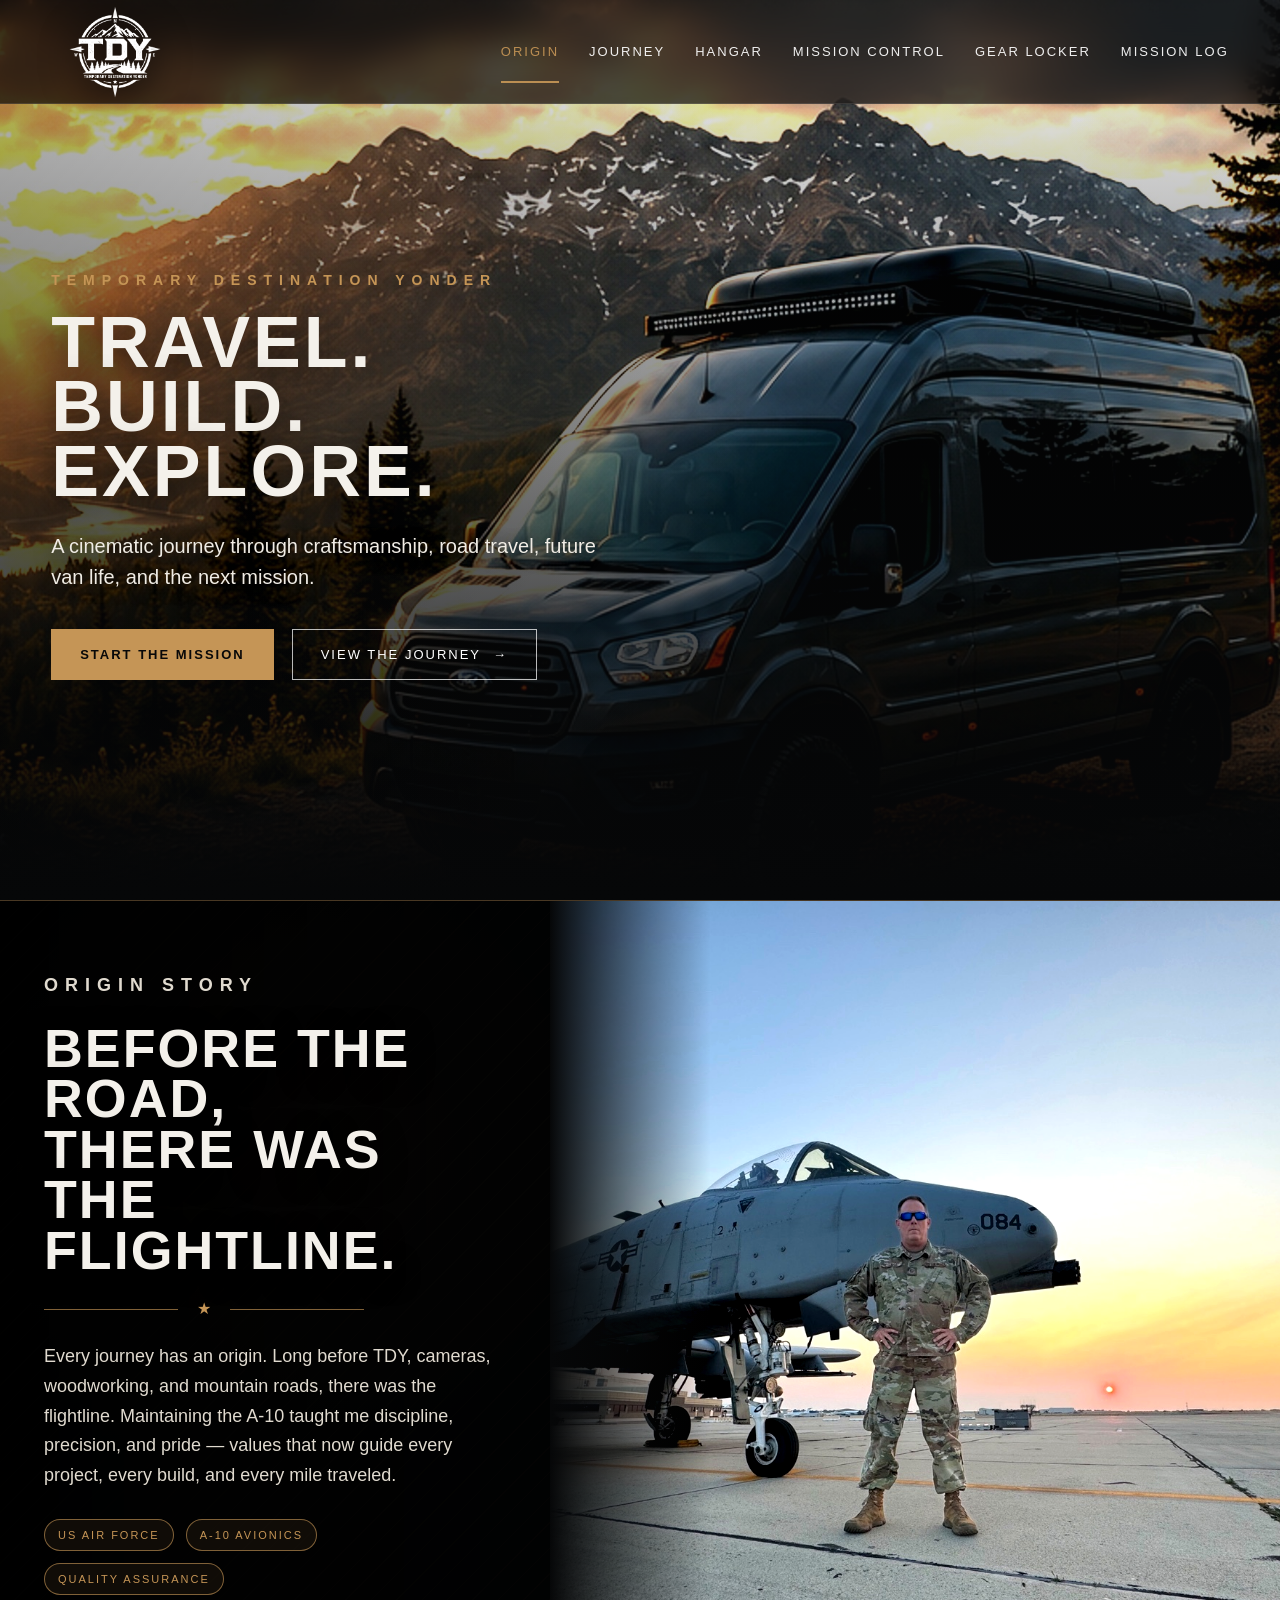
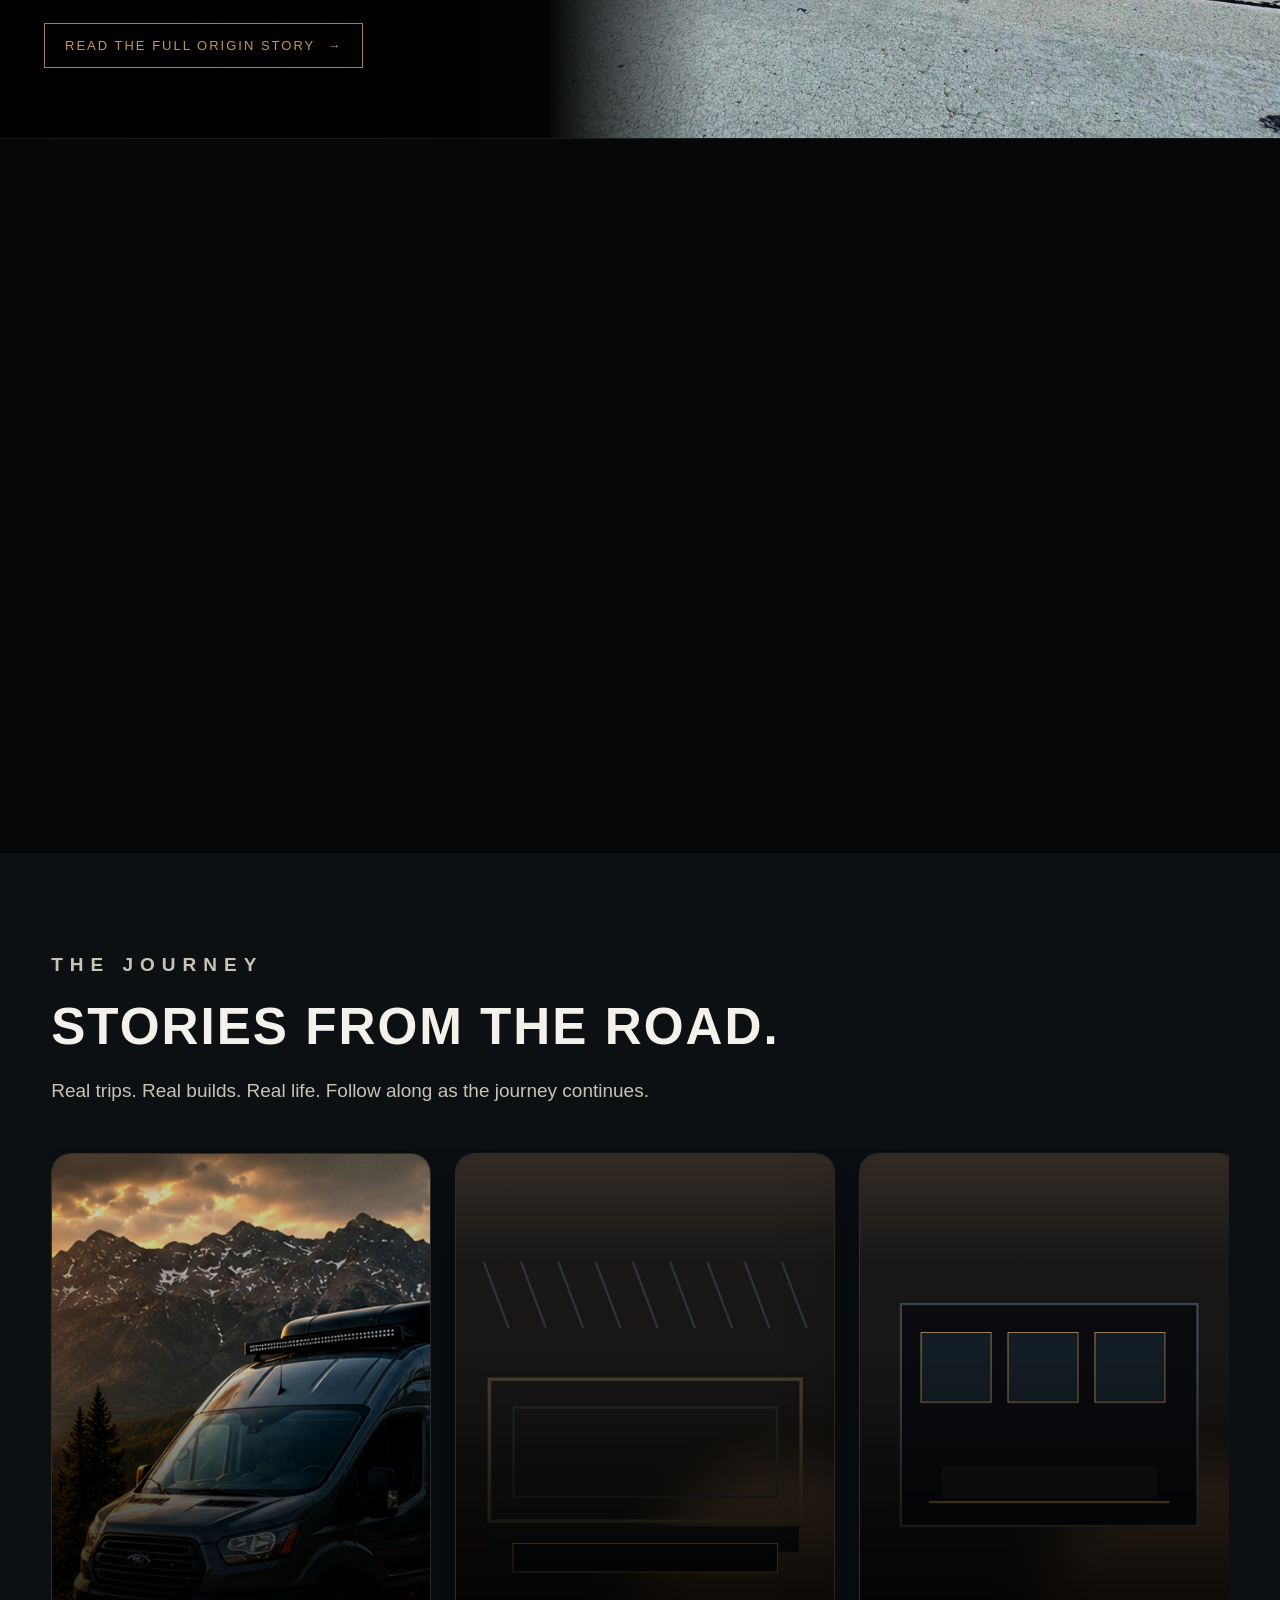
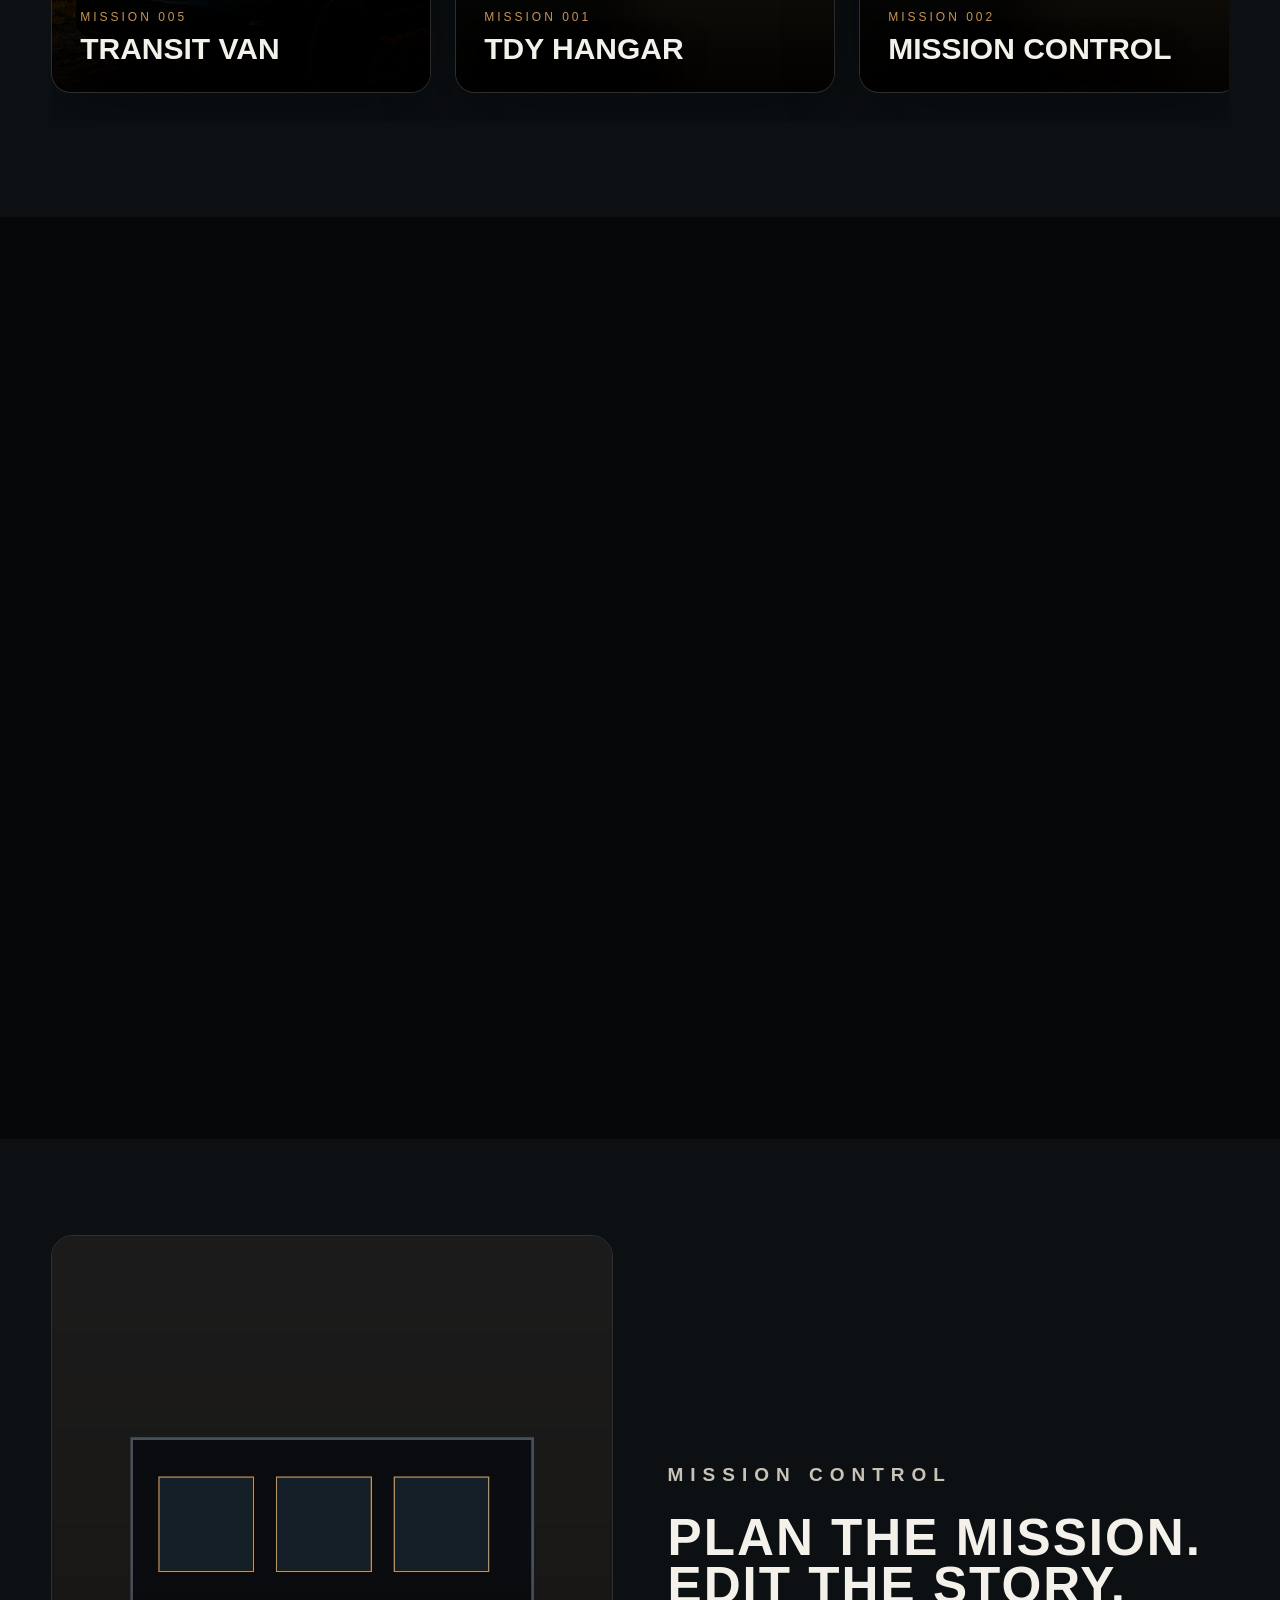
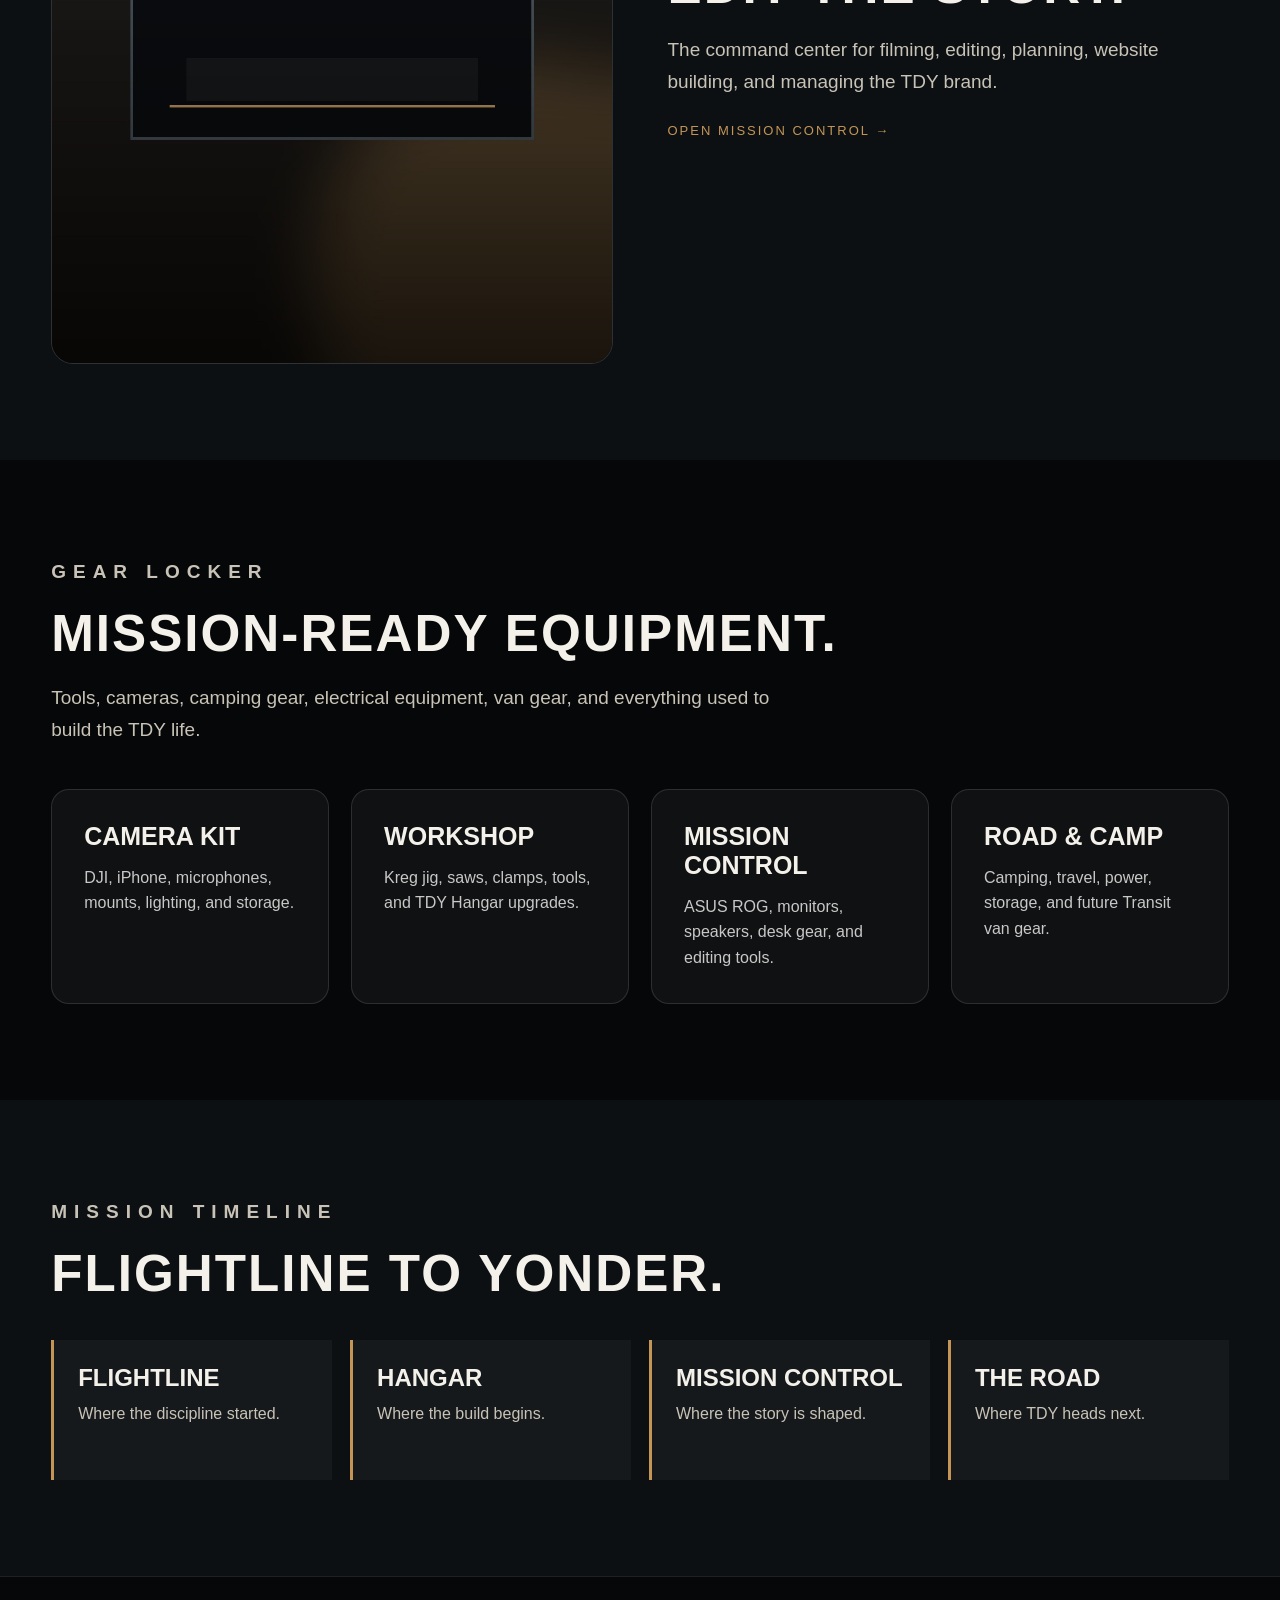
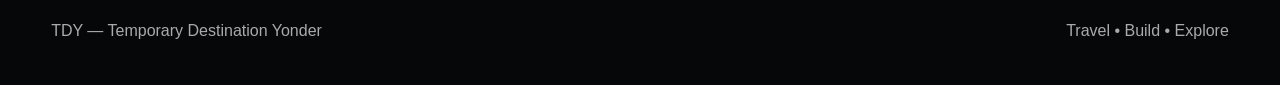
<file: index.html>
<!DOCTYPE html>
<html lang="en">
<head>
  <meta charset="UTF-8" />
  <meta name="viewport" content="width=device-width, initial-scale=1.0" />
  <title>TDY | Temporary Destination Yonder</title>
  <link rel="stylesheet" href="css/style.css" />
</head>

<body>
  <header class="site-header">
    <a class="logo-wrap" href="#top" aria-label="TDY Home">
      <img src="images/tdy-logo.png" alt="TDY Temporary Destination Yonder logo" />
    </a>

    <nav>
      <a href="#origin" class="active">Origin</a>
      <a href="#journey">Journey</a>
      <a href="#hangar">Hangar</a>
      <a href="#control">Mission Control</a>
      <a href="#locker">Gear Locker</a>
      <a href="#timeline">Mission Log</a>
    </nav>
  </header>

  <main id="top">
    <section class="hero">
      <div class="hero-content reveal">
        <p class="eyebrow">Temporary Destination Yonder</p>
        <h1>Travel.<br />Build.<br />Explore.</h1>
        <p class="hero-text">
          A cinematic journey through craftsmanship, road travel, future van life,
          and the next mission.
        </p>
        <div class="hero-buttons">
          <a href="#origin" class="btn primary">Start the Mission</a>
          <a href="#journey" class="btn">View the Journey <span>→</span></a>
        </div>
      </div>
    </section>

    <section id="origin" class="origin">
      <div class="origin-content reveal">
        <p class="eyebrow">Origin Story</p>
        <h2>Before the road,<br />there was the flightline.</h2>
        <div class="section-star">★</div>
        <p>
          Every journey has an origin. Long before TDY, cameras, woodworking,
          and mountain roads, there was the flightline. Maintaining the A-10
          taught me discipline, precision, and pride — values that now guide
          every project, every build, and every mile traveled.
        </p>
        <div class="origin-stats">
          <span>US Air Force</span>
          <span>A-10 Avionics</span>
          <span>Quality Assurance</span>
        </div>
        <a href="about.html" class="btn outline small">Read the Full Origin Story <span>→</span></a>
      </div>

      <div class="origin-photo reveal">
        <img src="images/a10-origin.jpg" alt="Chris standing beside an A-10 on the flightline" />
      </div>
    </section>

    <section class="mission">
      <div class="section-heading reveal">
        <p class="eyebrow">The Mission</p>
        <h2>Built on purpose. Driven by freedom.</h2>
        <p>
          TDY brings together the garage, the road, the camera, the tools,
          the story, and the next chapter of life.
        </p>
      </div>

      <div class="mission-grid">
        <article class="card reveal">
          <span class="mission-number">Mission 001</span>
          <h3>TDY Hangar</h3>
          <p>Build the workshop foundation: workbench, tools, filming space, and project storage.</p>
        </article>
        <article class="card reveal">
          <span class="mission-number">Mission 002</span>
          <h3>Mission Control</h3>
          <p>Create the command center for editing, planning, storytelling, and production.</p>
        </article>
        <article class="card reveal">
          <span class="mission-number">Mission 003</span>
          <h3>Gear Locker</h3>
          <p>Document the tools, camera gear, camping gear, and equipment used on every mission.</p>
        </article>
        <article class="card reveal">
          <span class="mission-number">Mission 004</span>
          <h3>The Road</h3>
          <p>Prepare for the future Transit van, road trips, campsites, and national parks.</p>
        </article>
      </div>
    </section>

    <section id="journey" class="journey">
      <div class="section-heading reveal">
        <p class="eyebrow">The Journey</p>
        <h2>Stories from the road.</h2>
        <p>Real trips. Real builds. Real life. Follow along as the journey continues.</p>
      </div>

      <div class="scroll-gallery">
        <article class="gallery-card reveal">
          <img src="images/card-van.jpg" alt="Transit van in the mountains" />
          <div class="gallery-label"><span>Mission 005</span><h3>Transit Van</h3></div>
        </article>

        <article class="gallery-card reveal">
          <img src="images/card-hangar.jpg" alt="TDY Hangar" />
          <div class="gallery-label"><span>Mission 001</span><h3>TDY Hangar</h3></div>
        </article>

        <article class="gallery-card reveal">
          <img src="images/card-control.jpg" alt="Mission Control" />
          <div class="gallery-label"><span>Mission 002</span><h3>Mission Control</h3></div>
        </article>

        <article class="gallery-card reveal">
          <img src="images/card-camp.jpg" alt="Road and Camp" />
          <div class="gallery-label"><span>Mission 004</span><h3>Road & Camp</h3></div>
        </article>

        <article class="gallery-card reveal">
          <img src="images/card-gear.jpg" alt="Gear Locker" />
          <div class="gallery-label"><span>Mission 003</span><h3>Gear Locker</h3></div>
        </article>
      </div>
    </section>

    <section id="hangar" class="split">
      <div class="split-text reveal">
        <p class="eyebrow">TDY Hangar</p>
        <h2>Where the work gets done.</h2>
        <p>
          The garage becomes the launch bay — the place where projects, tools,
          mistakes, fixes, and future missions are built.
        </p>
        <a class="text-link" href="hangar.html">Enter the Hangar →</a>
      </div>
      <img class="reveal" src="images/card-hangar.jpg" alt="TDY Hangar" />
    </section>

    <section id="control" class="split dark">
      <img class="reveal" src="images/card-control.jpg" alt="TDY Mission Control" />
      <div class="split-text reveal">
        <p class="eyebrow">Mission Control</p>
        <h2>Plan the mission. Edit the story.</h2>
        <p>
          The command center for filming, editing, planning, website building,
          and managing the TDY brand.
        </p>
        <a class="text-link" href="mission-control.html">Open Mission Control →</a>
      </div>
    </section>

    <section id="locker" class="gear-locker">
      <div class="section-heading reveal">
        <p class="eyebrow">Gear Locker</p>
        <h2>Mission-ready equipment.</h2>
        <p>
          Tools, cameras, camping gear, electrical equipment, van gear, and
          everything used to build the TDY life.
        </p>
      </div>

      <div class="locker-grid">
        <article class="locker-card reveal"><h3>Camera Kit</h3><p>DJI, iPhone, microphones, mounts, lighting, and storage.</p></article>
        <article class="locker-card reveal"><h3>Workshop</h3><p>Kreg jig, saws, clamps, tools, and TDY Hangar upgrades.</p></article>
        <article class="locker-card reveal"><h3>Mission Control</h3><p>ASUS ROG, monitors, speakers, desk gear, and editing tools.</p></article>
        <article class="locker-card reveal"><h3>Road & Camp</h3><p>Camping, travel, power, storage, and future Transit van gear.</p></article>
      </div>
    </section>

    <section id="timeline" class="timeline">
      <div class="section-heading reveal">
        <p class="eyebrow">Mission Timeline</p>
        <h2>Flightline to yonder.</h2>
      </div>

      <div class="timeline-row">
        <article class="timeline-item reveal"><strong>Flightline</strong><span>Where the discipline started.</span></article>
        <article class="timeline-item reveal"><strong>Hangar</strong><span>Where the build begins.</span></article>
        <article class="timeline-item reveal"><strong>Mission Control</strong><span>Where the story is shaped.</span></article>
        <article class="timeline-item reveal"><strong>The Road</strong><span>Where TDY heads next.</span></article>
      </div>
    </section>
  </main>

  <footer>
    <div>TDY — Temporary Destination Yonder</div>
    <div>Travel • Build • Explore</div>
  </footer>

  <script src="js/script.js"></script>
</body>
</html>
</file>
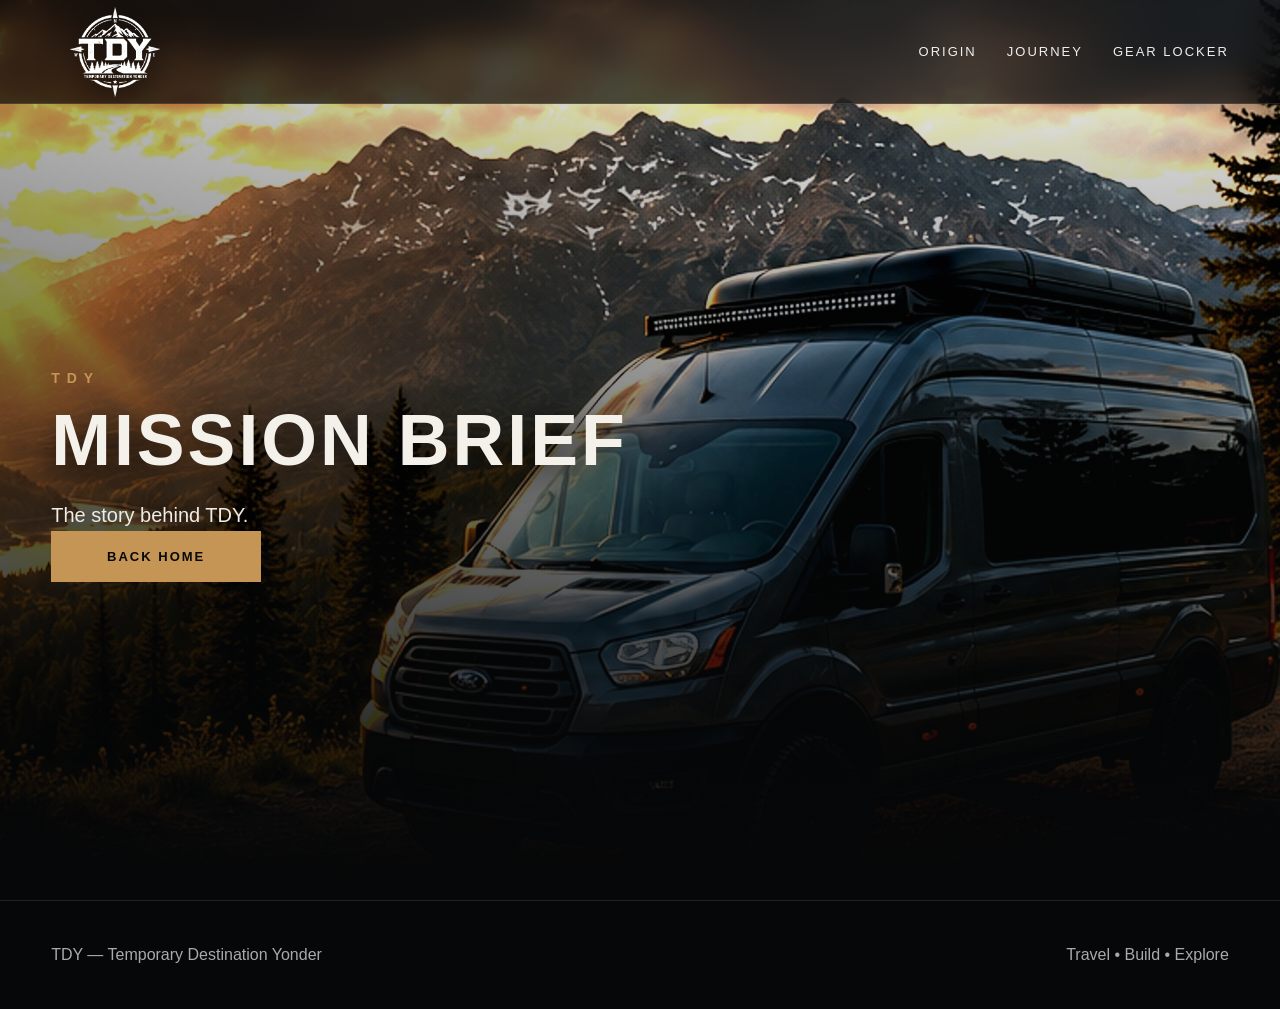
<file: about.html>
<!DOCTYPE html>
<html lang="en">
<head>
  <meta charset="UTF-8" />
  <meta name="viewport" content="width=device-width, initial-scale=1.0" />
  <title>Mission Brief | TDY</title>
  <link rel="stylesheet" href="css/style.css" />
</head>
<body>
  <header class="site-header">
    <a class="logo-wrap" href="index.html" aria-label="TDY Home">
      <img src="images/tdy-logo.png" alt="TDY logo" />
    </a>
    <nav>
      <a href="index.html#origin">Origin</a>
      <a href="index.html#journey">Journey</a>
      <a href="index.html#locker">Gear Locker</a>
    </nav>
  </header>
  <main>
    <section class="hero">
      <div class="hero-content">
        <p class="eyebrow">TDY</p>
        <h1>Mission Brief</h1>
        <p class="hero-text">The story behind TDY.</p>
        <a class="btn primary" href="index.html">Back Home</a>
      </div>
    </section>
  </main>
  <footer>
    <div>TDY — Temporary Destination Yonder</div>
    <div>Travel • Build • Explore</div>
  </footer>
  <script src="js/script.js"></script>
</body>
</html>
</file>
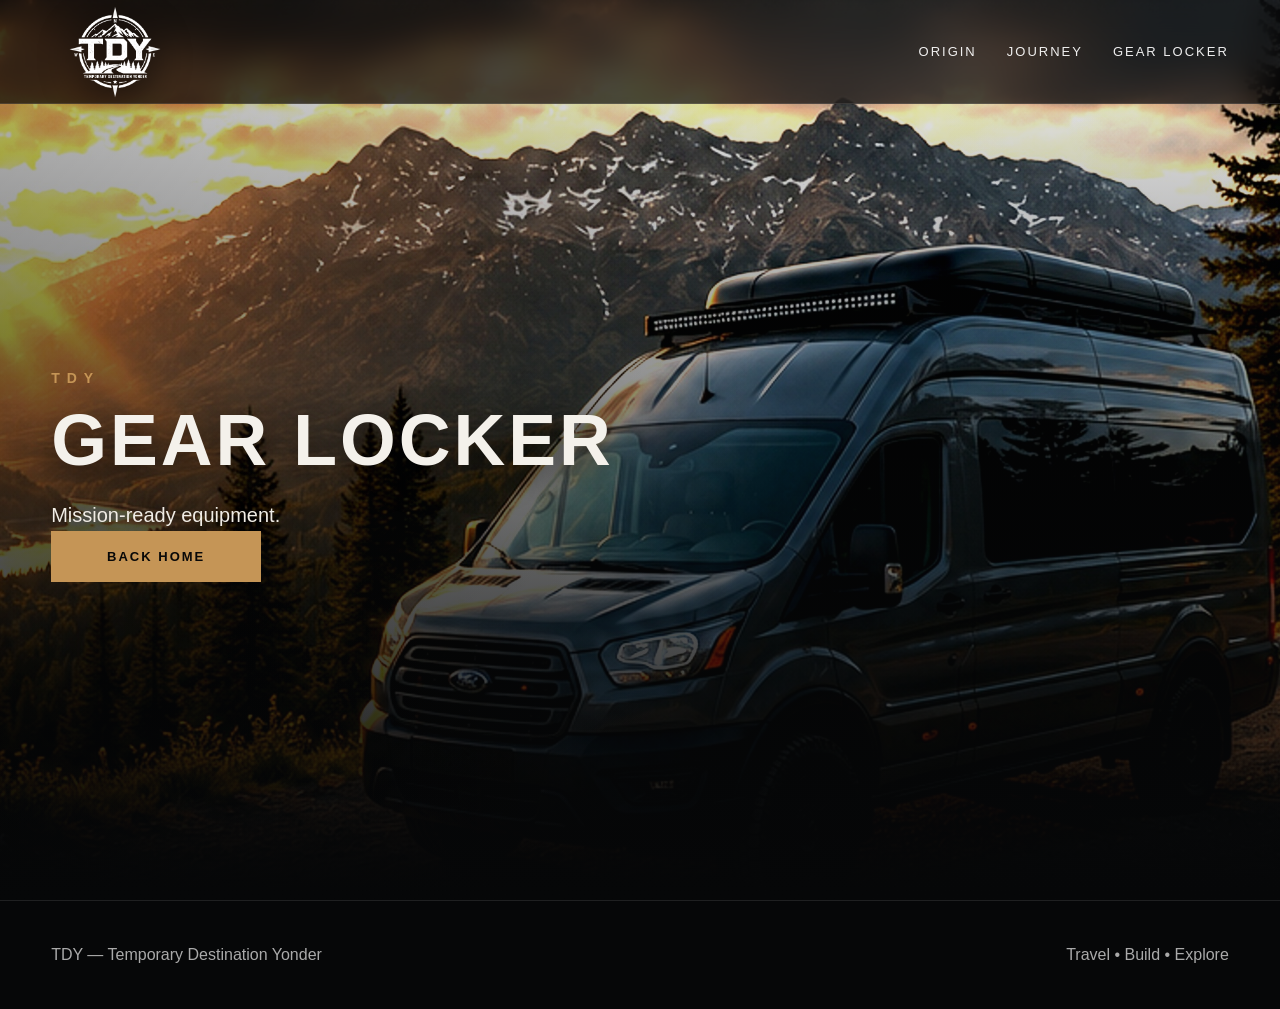
<file: gear-locker.html>
<!DOCTYPE html>
<html lang="en">
<head>
  <meta charset="UTF-8" />
  <meta name="viewport" content="width=device-width, initial-scale=1.0" />
  <title>Gear Locker | TDY</title>
  <link rel="stylesheet" href="css/style.css" />
</head>
<body>
  <header class="site-header">
    <a class="logo-wrap" href="index.html" aria-label="TDY Home">
      <img src="images/tdy-logo.png" alt="TDY logo" />
    </a>
    <nav>
      <a href="index.html#origin">Origin</a>
      <a href="index.html#journey">Journey</a>
      <a href="index.html#locker">Gear Locker</a>
    </nav>
  </header>
  <main>
    <section class="hero">
      <div class="hero-content">
        <p class="eyebrow">TDY</p>
        <h1>Gear Locker</h1>
        <p class="hero-text">Mission-ready equipment.</p>
        <a class="btn primary" href="index.html">Back Home</a>
      </div>
    </section>
  </main>
  <footer>
    <div>TDY — Temporary Destination Yonder</div>
    <div>Travel • Build • Explore</div>
  </footer>
  <script src="js/script.js"></script>
</body>
</html>
</file>
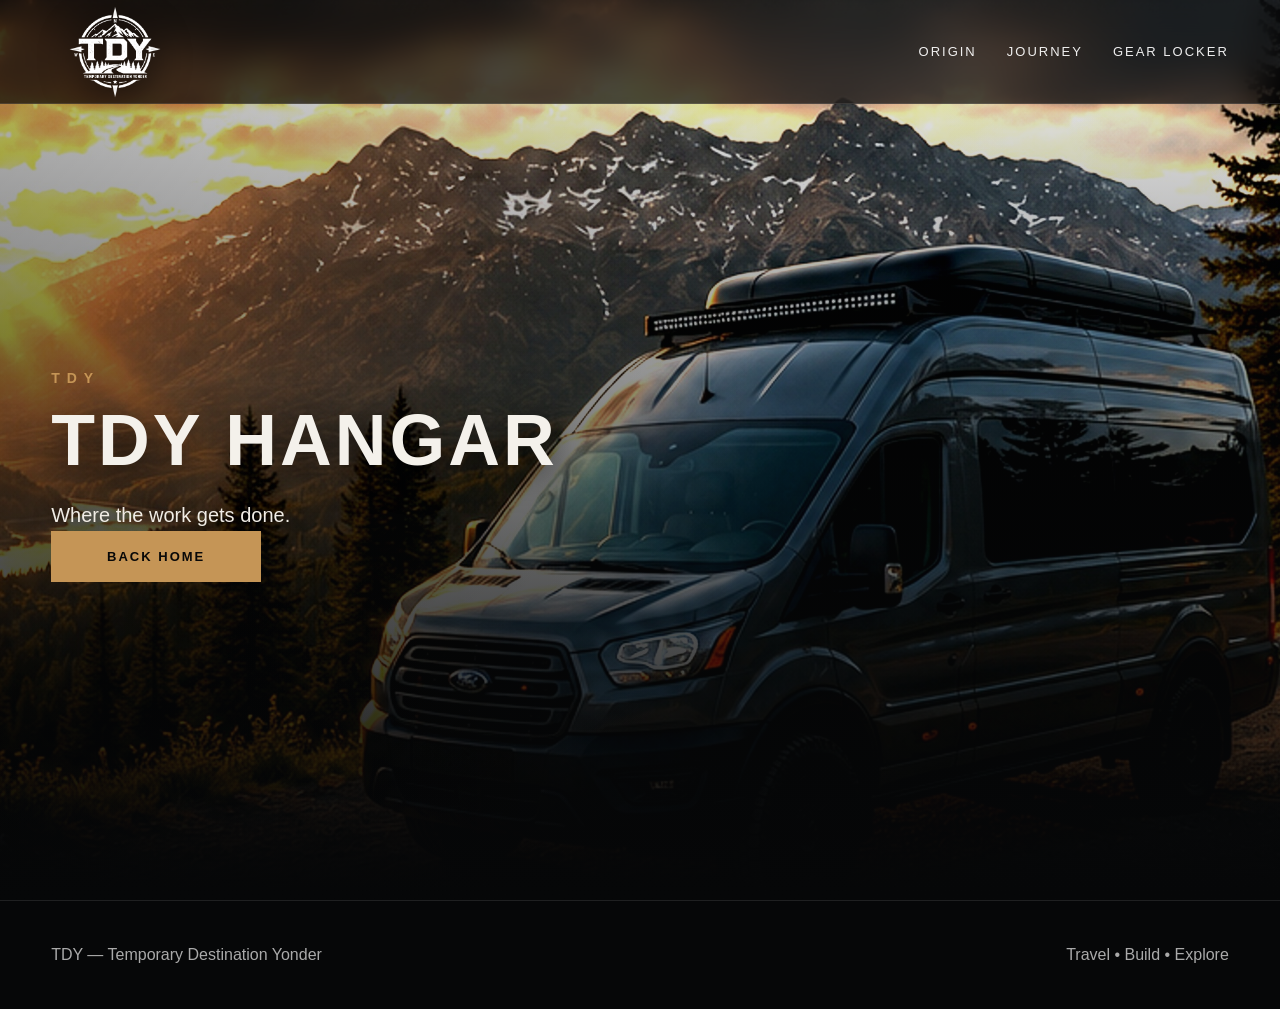
<file: hangar.html>
<!DOCTYPE html>
<html lang="en">
<head>
  <meta charset="UTF-8" />
  <meta name="viewport" content="width=device-width, initial-scale=1.0" />
  <title>TDY Hangar | TDY</title>
  <link rel="stylesheet" href="css/style.css" />
</head>
<body>
  <header class="site-header">
    <a class="logo-wrap" href="index.html" aria-label="TDY Home">
      <img src="images/tdy-logo.png" alt="TDY logo" />
    </a>
    <nav>
      <a href="index.html#origin">Origin</a>
      <a href="index.html#journey">Journey</a>
      <a href="index.html#locker">Gear Locker</a>
    </nav>
  </header>
  <main>
    <section class="hero">
      <div class="hero-content">
        <p class="eyebrow">TDY</p>
        <h1>TDY Hangar</h1>
        <p class="hero-text">Where the work gets done.</p>
        <a class="btn primary" href="index.html">Back Home</a>
      </div>
    </section>
  </main>
  <footer>
    <div>TDY — Temporary Destination Yonder</div>
    <div>Travel • Build • Explore</div>
  </footer>
  <script src="js/script.js"></script>
</body>
</html>
</file>
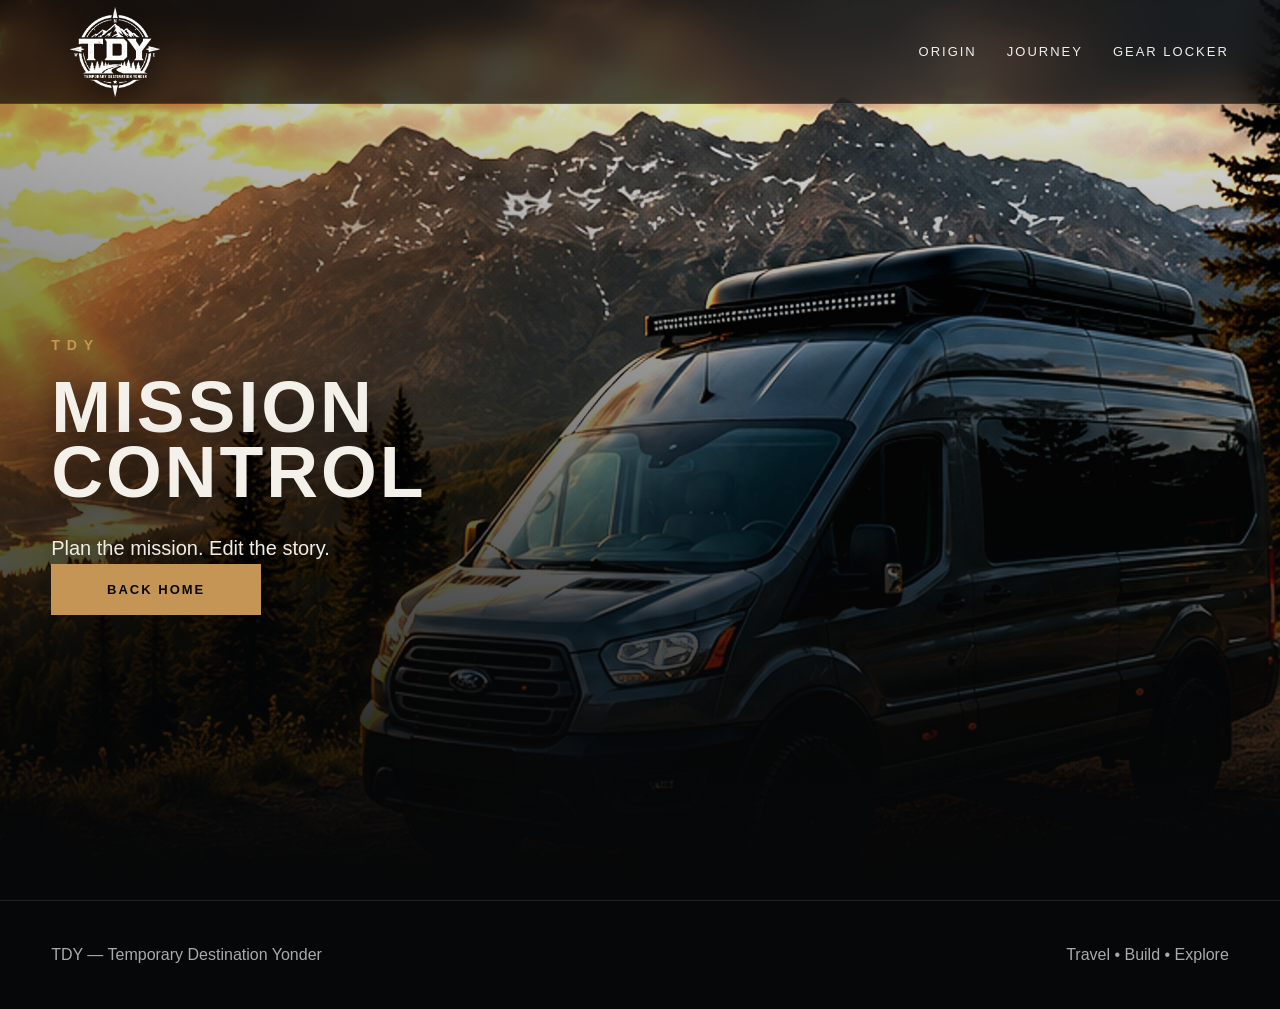
<file: mission-control.html>
<!DOCTYPE html>
<html lang="en">
<head>
  <meta charset="UTF-8" />
  <meta name="viewport" content="width=device-width, initial-scale=1.0" />
  <title>Mission Control | TDY</title>
  <link rel="stylesheet" href="css/style.css" />
</head>
<body>
  <header class="site-header">
    <a class="logo-wrap" href="index.html" aria-label="TDY Home">
      <img src="images/tdy-logo.png" alt="TDY logo" />
    </a>
    <nav>
      <a href="index.html#origin">Origin</a>
      <a href="index.html#journey">Journey</a>
      <a href="index.html#locker">Gear Locker</a>
    </nav>
  </header>
  <main>
    <section class="hero">
      <div class="hero-content">
        <p class="eyebrow">TDY</p>
        <h1>Mission Control</h1>
        <p class="hero-text">Plan the mission. Edit the story.</p>
        <a class="btn primary" href="index.html">Back Home</a>
      </div>
    </section>
  </main>
  <footer>
    <div>TDY — Temporary Destination Yonder</div>
    <div>Travel • Build • Explore</div>
  </footer>
  <script src="js/script.js"></script>
</body>
</html>
</file>
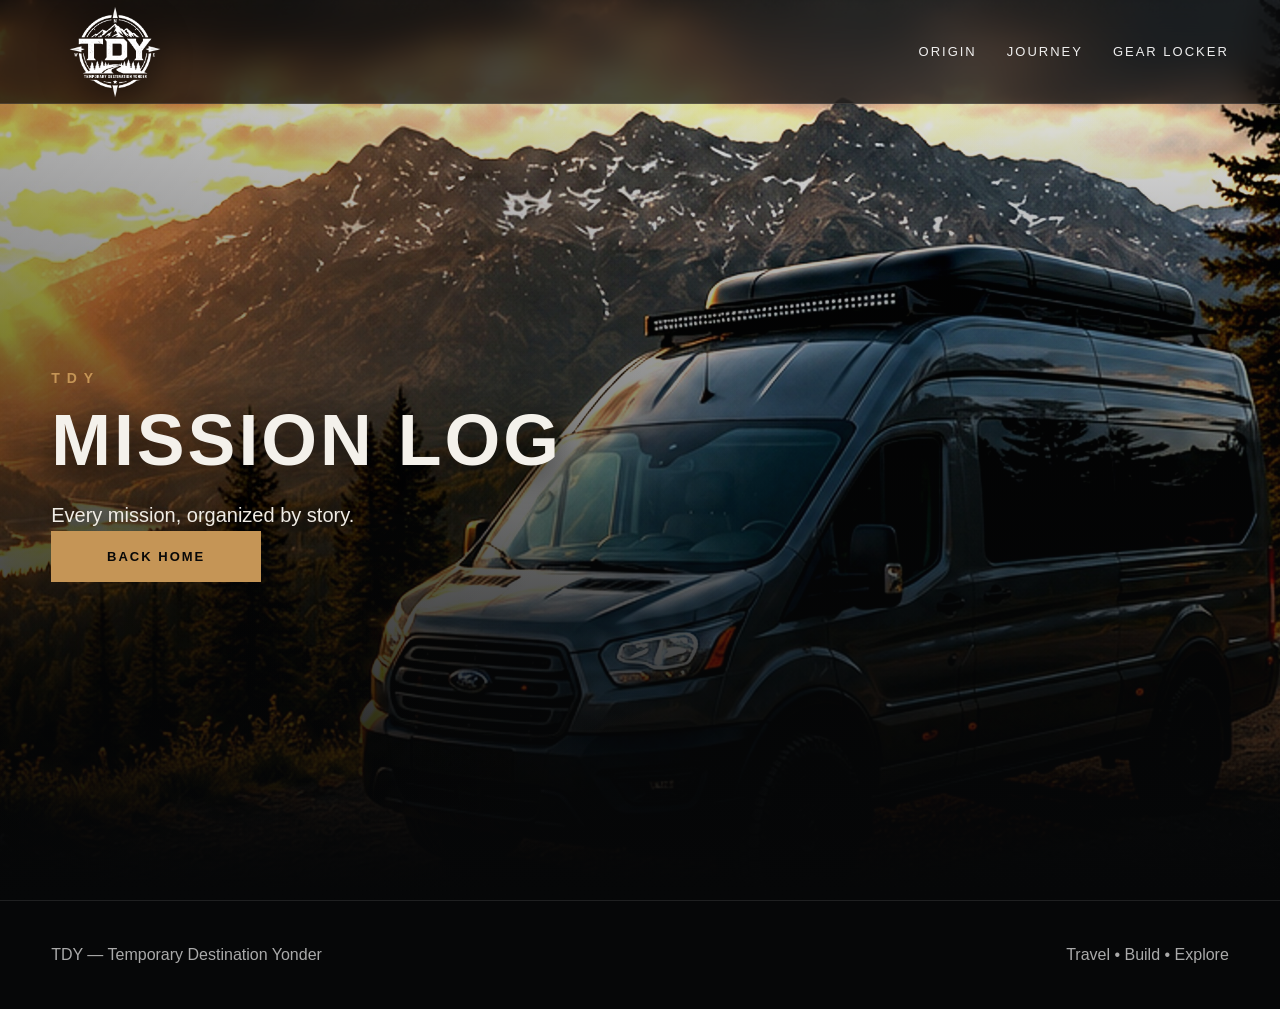
<file: mission-log.html>
<!DOCTYPE html>
<html lang="en">
<head>
  <meta charset="UTF-8" />
  <meta name="viewport" content="width=device-width, initial-scale=1.0" />
  <title>Mission Log | TDY</title>
  <link rel="stylesheet" href="css/style.css" />
</head>
<body>
  <header class="site-header">
    <a class="logo-wrap" href="index.html" aria-label="TDY Home">
      <img src="images/tdy-logo.png" alt="TDY logo" />
    </a>
    <nav>
      <a href="index.html#origin">Origin</a>
      <a href="index.html#journey">Journey</a>
      <a href="index.html#locker">Gear Locker</a>
    </nav>
  </header>
  <main>
    <section class="hero">
      <div class="hero-content">
        <p class="eyebrow">TDY</p>
        <h1>Mission Log</h1>
        <p class="hero-text">Every mission, organized by story.</p>
        <a class="btn primary" href="index.html">Back Home</a>
      </div>
    </section>
  </main>
  <footer>
    <div>TDY — Temporary Destination Yonder</div>
    <div>Travel • Build • Explore</div>
  </footer>
  <script src="js/script.js"></script>
</body>
</html>
</file>
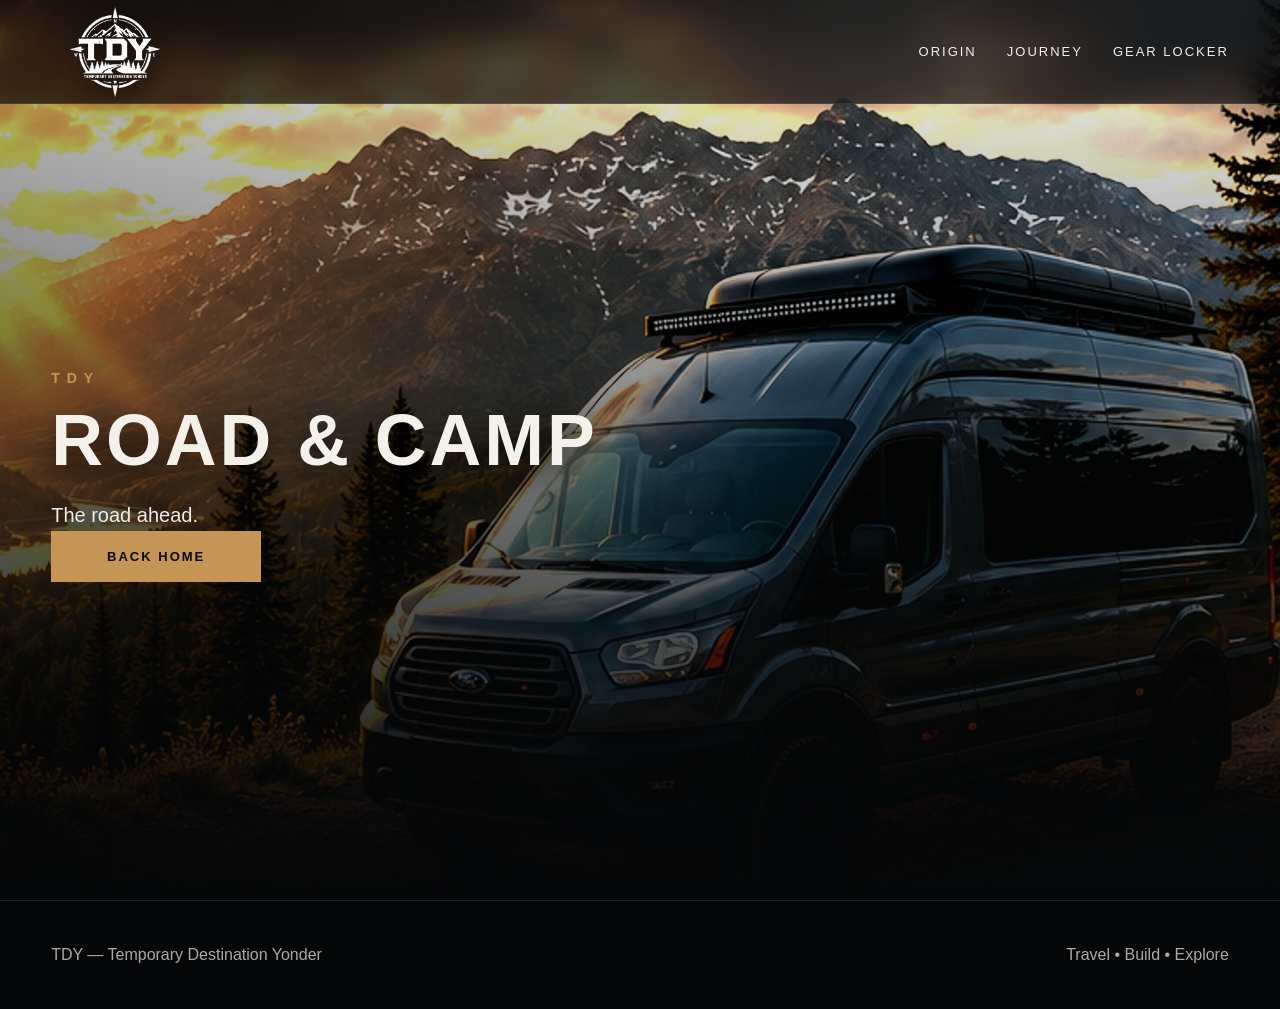
<file: road-camp.html>
<!DOCTYPE html>
<html lang="en">
<head>
  <meta charset="UTF-8" />
  <meta name="viewport" content="width=device-width, initial-scale=1.0" />
  <title>Road & Camp | TDY</title>
  <link rel="stylesheet" href="css/style.css" />
</head>
<body>
  <header class="site-header">
    <a class="logo-wrap" href="index.html" aria-label="TDY Home">
      <img src="images/tdy-logo.png" alt="TDY logo" />
    </a>
    <nav>
      <a href="index.html#origin">Origin</a>
      <a href="index.html#journey">Journey</a>
      <a href="index.html#locker">Gear Locker</a>
    </nav>
  </header>
  <main>
    <section class="hero">
      <div class="hero-content">
        <p class="eyebrow">TDY</p>
        <h1>Road & Camp</h1>
        <p class="hero-text">The road ahead.</p>
        <a class="btn primary" href="index.html">Back Home</a>
      </div>
    </section>
  </main>
  <footer>
    <div>TDY — Temporary Destination Yonder</div>
    <div>Travel • Build • Explore</div>
  </footer>
  <script src="js/script.js"></script>
</body>
</html>
</file>
<file: css/style.css>
* {
  margin: 0;
  padding: 0;
  box-sizing: border-box;
}

:root {
  --bg: #060708;
  --panel: #0c1013;
  --text: #f4f1eb;
  --muted: #c9c3b7;
  --bronze: #c59556;
  --line: rgba(255, 255, 255, 0.12);
}

html {
  scroll-behavior: smooth;
}

body {
  font-family: Arial, Helvetica, sans-serif;
  background: var(--bg);
  color: var(--text);
  overflow-x: hidden;
}

.site-header {
  position: fixed;
  top: 0;
  width: 100%;
  height: 104px;
  z-index: 100;
  padding: 0 4%;
  display: flex;
  justify-content: space-between;
  align-items: center;
  background: rgba(3, 4, 5, 0.68);
  backdrop-filter: blur(16px);
  border-bottom: 1px solid rgba(255, 255, 255, 0.10);
}

.logo-wrap {
  display: block;
  height: 92px;
  width: 128px;
}

.logo-wrap img {
  width: 100%;
  height: 100%;
  object-fit: contain;
  filter: drop-shadow(0 8px 18px rgba(0,0,0,.8));
}

nav {
  display: flex;
  align-items: center;
  gap: 30px;
}

nav a {
  color: white;
  position: relative;
  text-decoration: none;
  font-size: 13px;
  text-transform: uppercase;
  letter-spacing: 2px;
  opacity: 0.92;
  white-space: nowrap;
}

nav a.active,
nav a:hover {
  color: var(--bronze);
}

nav a.active::after,
nav a:hover::after {
  content: "";
  position: absolute;
  left: 0;
  right: 0;
  bottom: -24px;
  height: 2px;
  background: var(--bronze);
}

.hero {
  min-height: 100vh;
  position: relative;
  display: flex;
  align-items: center;
  padding: 122px 4% 70px;
  overflow: hidden;
  background:
    linear-gradient(to right, rgba(0, 0, 0, 0.22), rgba(0, 0, 0, 0.00) 60%, rgba(0, 0, 0, 0.02)),
    linear-gradient(to bottom, rgba(0, 0, 0, 0.00), var(--bg)),
    url("../images/hero-van.jpg") center / cover no-repeat;
}

.hero::after {
  content: "";
  position: absolute;
  inset: auto 0 0 0;
  height: 16vh;
  background: linear-gradient(to bottom, transparent, var(--bg));
}

.hero-content {
  position: relative;
  z-index: 2;
  max-width: 640px;
}

.eyebrow {
  color: var(--bronze);
  text-transform: uppercase;
  letter-spacing: 7px;
  font-size: 14px;
  font-weight: bold;
  margin-bottom: 22px;
}

.hero h1 {
  font-size: clamp(46px, 5.6vw, 82px);
  line-height: 0.9;
  text-transform: uppercase;
  letter-spacing: 3px;
  text-shadow: 0 10px 35px rgba(0, 0, 0, 0.78);
}

.hero-text {
  margin-top: 28px;
  font-size: 20px;
  line-height: 1.55;
  color: #f0ece5;
  max-width: 570px;
  text-shadow: 0 4px 18px rgba(0, 0, 0, 0.8);
}

.hero-buttons {
  margin-top: 36px;
  display: flex;
  gap: 18px;
  flex-wrap: wrap;
}

.btn {
  display: inline-flex;
  gap: 12px;
  align-items: center;
  justify-content: center;
  padding: 17px 28px;
  border: 1px solid rgba(255, 255, 255, 0.72);
  text-decoration: none;
  color: white;
  text-transform: uppercase;
  letter-spacing: 2px;
  font-size: 13px;
  transition: 0.3s;
  min-width: 210px;
}

.btn.primary {
  background: var(--bronze);
  border-color: var(--bronze);
  color: #080808;
  font-weight: bold;
}

.btn.outline {
  border-color: rgba(197, 149, 86, 0.85);
  color: var(--bronze);
}

.btn.small {
  min-width: auto;
  margin-top: 28px;
  padding: 14px 20px;
}

.btn:hover {
  background: white;
  color: black;
}

section {
  padding: 96px 4%;
}

.origin {
  display: grid;
  grid-template-columns: 43% 57%;
  min-height: 62vh;
  padding: 0;
  background:
    radial-gradient(circle at 20% 30%, rgba(197, 149, 86, 0.08), transparent 28%),
    var(--bg);
  border-top: 1px solid rgba(197, 149, 86, 0.35);
  border-bottom: 1px solid rgba(255, 255, 255, 0.08);
}

.origin-content {
  padding: 70px 8%;
  position: relative;
  z-index: 3;
  background:
    linear-gradient(to right, rgba(0, 0, 0, 0.96), rgba(0, 0, 0, 0.76)),
    repeating-linear-gradient(
      135deg,
      rgba(197, 149, 86, 0.05),
      rgba(197, 149, 86, 0.05) 1px,
      transparent 1px,
      transparent 18px
    );
}

.origin h2,
.section-heading h2,
.split h2 {
  font-size: clamp(34px, 4vw, 58px);
  text-transform: uppercase;
  line-height: 0.94;
  letter-spacing: 2px;
  margin-bottom: 24px;
}

.origin h2 {
  font-size: clamp(38px, 4.2vw, 62px);
  max-width: 700px;
  text-shadow: 0 8px 28px rgba(0, 0, 0, 0.85);
}

.section-star {
  width: 320px;
  max-width: 70%;
  color: var(--bronze);
  text-align: center;
  margin: 8px 0 24px;
  position: relative;
}

.section-star::before,
.section-star::after {
  content: "";
  position: absolute;
  top: 50%;
  width: 42%;
  height: 1px;
  background: rgba(197, 149, 86, 0.65);
}

.section-star::before {
  left: 0;
}

.section-star::after {
  right: 0;
}

.origin-content > p {
  font-size: 18px;
  line-height: 1.65;
  color: #e0dacf;
  max-width: 620px;
}

.origin-photo {
  position: relative;
  min-height: 560px;
  overflow: hidden;
}

.origin-photo::before {
  content: "";
  position: absolute;
  inset: 0;
  background: linear-gradient(to right, var(--bg), transparent 22%);
  z-index: 2;
  pointer-events: none;
}

.origin-photo img {
  width: 100%;
  height: 100%;
  object-fit: cover;
  object-position: center;
  filter: brightness(0.98) contrast(1.08) saturate(1.04);
}

.origin-stats {
  margin-top: 28px;
  display: flex;
  flex-wrap: wrap;
  gap: 12px;
}

.origin-stats span {
  border: 1px solid rgba(197, 149, 86, 0.62);
  color: var(--bronze);
  padding: 9px 13px;
  font-size: 11px;
  letter-spacing: 2px;
  text-transform: uppercase;
  background: rgba(197, 149, 86, 0.08);
  border-radius: 999px;
}

.mission {
  background: var(--bg);
}

.section-heading {
  max-width: 920px;
  margin-bottom: 42px;
}

.section-heading p,
.split p {
  color: var(--muted);
  font-size: 19px;
  line-height: 1.7;
  max-width: 760px;
}

.mission-grid,
.locker-grid {
  display: grid;
  grid-template-columns: repeat(auto-fit, minmax(260px, 1fr));
  gap: 22px;
}

.card,
.locker-card {
  background: rgba(255, 255, 255, 0.045);
  border: 1px solid var(--line);
  padding: 32px;
  border-radius: 18px;
  min-height: 215px;
  transition: 0.35s;
}

.card:hover,
.locker-card:hover {
  transform: translateY(-8px);
  border-color: var(--bronze);
  background: rgba(197, 149, 86, 0.09);
}

.mission-number {
  display: block;
  color: var(--bronze);
  text-transform: uppercase;
  letter-spacing: 2px;
  font-size: 12px;
  margin-bottom: 12px;
}

.card h3,
.locker-card h3 {
  font-size: 25px;
  margin-bottom: 14px;
  text-transform: uppercase;
}

.card p,
.locker-card p {
  color: #c8c8c8;
  line-height: 1.6;
  font-size: 16px;
}

.journey,
.dark,
.timeline {
  background: var(--panel);
}

.scroll-gallery {
  display: flex;
  gap: 24px;
  overflow-x: auto;
  scroll-snap-type: x mandatory;
  padding-bottom: 28px;
  padding-top: 4px;
}

.gallery-card {
  min-width: 380px;
  height: 540px;
  border-radius: 20px;
  overflow: hidden;
  position: relative;
  scroll-snap-align: start;
  background: #111111;
  border: 1px solid var(--line);
  box-shadow: 0 20px 70px rgba(0,0,0,.35);
}

.gallery-card::after {
  content: "";
  position: absolute;
  inset: 0;
  background:
    linear-gradient(to bottom, transparent 35%, rgba(0,0,0,.86) 100%),
    linear-gradient(to top, transparent 80%, rgba(197,149,86,.14));
  z-index: 1;
}

.gallery-card img {
  width: 100%;
  height: 100%;
  object-fit: cover;
  filter: brightness(0.92);
  transition: 0.6s;
}

.gallery-card:hover img {
  transform: scale(1.07);
  filter: brightness(1.05);
}

.gallery-label {
  position: absolute;
  left: 28px;
  right: 28px;
  bottom: 28px;
  z-index: 2;
}

.gallery-label span {
  display: block;
  color: var(--bronze);
  font-size: 12px;
  letter-spacing: 3px;
  text-transform: uppercase;
  margin-bottom: 10px;
}

.gallery-label h3 {
  font-size: 30px;
  line-height: 1.0;
  text-transform: uppercase;
  text-shadow: 0 5px 25px black;
}

.split {
  display: grid;
  grid-template-columns: 1fr 1fr;
  gap: 55px;
  align-items: center;
}

.split img {
  width: 100%;
  border-radius: 22px;
  border: 1px solid rgba(255, 255, 255, 0.14);
  min-height: 360px;
  object-fit: cover;
}

.text-link {
  display: inline-block;
  margin-top: 24px;
  color: var(--bronze);
  text-decoration: none;
  text-transform: uppercase;
  letter-spacing: 2px;
  font-size: 13px;
}

.gear-locker {
  background: var(--bg);
}

.timeline-row {
  display: grid;
  grid-template-columns: repeat(auto-fit, minmax(220px, 1fr));
  gap: 18px;
}

.timeline-item {
  border-left: 3px solid var(--bronze);
  padding: 24px;
  background: rgba(255, 255, 255, 0.04);
  min-height: 140px;
}

.timeline-item strong {
  display: block;
  font-size: 24px;
  text-transform: uppercase;
  margin-bottom: 10px;
}

.timeline-item span {
  color: var(--muted);
  line-height: 1.5;
}

footer {
  padding: 45px 4%;
  color: #aaaaaa;
  border-top: 1px solid rgba(255, 255, 255, 0.1);
  display: flex;
  justify-content: space-between;
  gap: 20px;
  flex-wrap: wrap;
}

.reveal {
  opacity: 0;
  transform: translateY(24px);
  transition: opacity 0.75s ease, transform 0.75s ease;
}

.reveal.visible {
  opacity: 1;
  transform: translateY(0);
}

@media (max-width: 1000px) {
  nav {
    display: none;
  }

  .site-header {
    height: 92px;
  }

  .logo-wrap {
    height: 84px;
    width: 118px;
  }

  .origin,
  .split {
    grid-template-columns: 1fr;
  }

  .origin-photo {
    min-height: 420px;
  }

  .gallery-card {
    min-width: 290px;
    height: 430px;
  }
}

@media (max-width: 560px) {
  section {
    padding: 76px 6%;
  }

  .hero {
    padding-left: 6%;
    padding-right: 6%;
  }

  .hero h1 {
    font-size: 54px;
  }

  .origin h2 {
    font-size: 40px;
  }

  .origin-content {
    padding: 70px 6%;
  }
}


/* =========================
   TDY V10 MOBILE POLISH
   ========================= */

@media (max-width: 760px) {
  .site-header {
    height: 82px;
    padding: 0 5%;
    justify-content: center;
  }

  .logo-wrap {
    height: 74px;
    width: 104px;
  }

  nav {
    display: none;
  }

  .hero {
    min-height: 100svh;
    padding: 92px 6% 48px;
    align-items: flex-end;
    background:
      linear-gradient(to bottom, rgba(0,0,0,.08), rgba(0,0,0,.12) 42%, rgba(0,0,0,.78) 82%, var(--bg)),
      url("../images/hero-van.jpg") center top / cover no-repeat;
  }

  .hero-content {
    max-width: 100%;
    padding-bottom: 20px;
  }

  .eyebrow {
    font-size: 11px;
    letter-spacing: 4px;
    margin-bottom: 14px;
  }

  .hero h1 {
    font-size: clamp(46px, 14vw, 64px);
    line-height: .92;
    letter-spacing: 2px;
  }

  .hero-text {
    font-size: 17px;
    line-height: 1.55;
    max-width: 100%;
    margin-top: 18px;
  }

  .hero-buttons {
    flex-direction: column;
    gap: 12px;
    margin-top: 24px;
  }

  .btn {
    width: 100%;
    min-width: 0;
    padding: 15px 18px;
  }

  .origin {
    grid-template-columns: 1fr;
  }

  .origin-content {
    padding: 64px 6%;
  }

  .origin-photo {
    min-height: 360px;
  }

  .origin-photo::before {
    background: linear-gradient(to bottom, var(--bg), transparent 22%, transparent 78%, var(--bg));
  }

  .mission-grid,
  .locker-grid,
  .timeline-row {
    grid-template-columns: 1fr;
  }

  .scroll-gallery {
    gap: 16px;
    padding-left: 0;
  }

  .gallery-card {
    min-width: 82vw;
    height: 470px;
  }

  .gallery-label h3 {
    font-size: 25px;
  }

  .split {
    grid-template-columns: 1fr;
    gap: 32px;
  }

  .split img {
    min-height: 280px;
  }

  footer {
    flex-direction: column;
    text-align: center;
  }
}

@media (min-width: 761px) and (max-width: 1100px) {
  nav {
    display: none;
  }

  .site-header {
    justify-content: center;
  }

  .hero {
    background:
      linear-gradient(to right, rgba(0,0,0,.30), rgba(0,0,0,.02) 55%),
      linear-gradient(to bottom, rgba(0,0,0,0), var(--bg)),
      url("../images/hero-van.jpg") center / cover no-repeat;
  }

  .origin {
    grid-template-columns: 1fr;
  }
}
</file>
